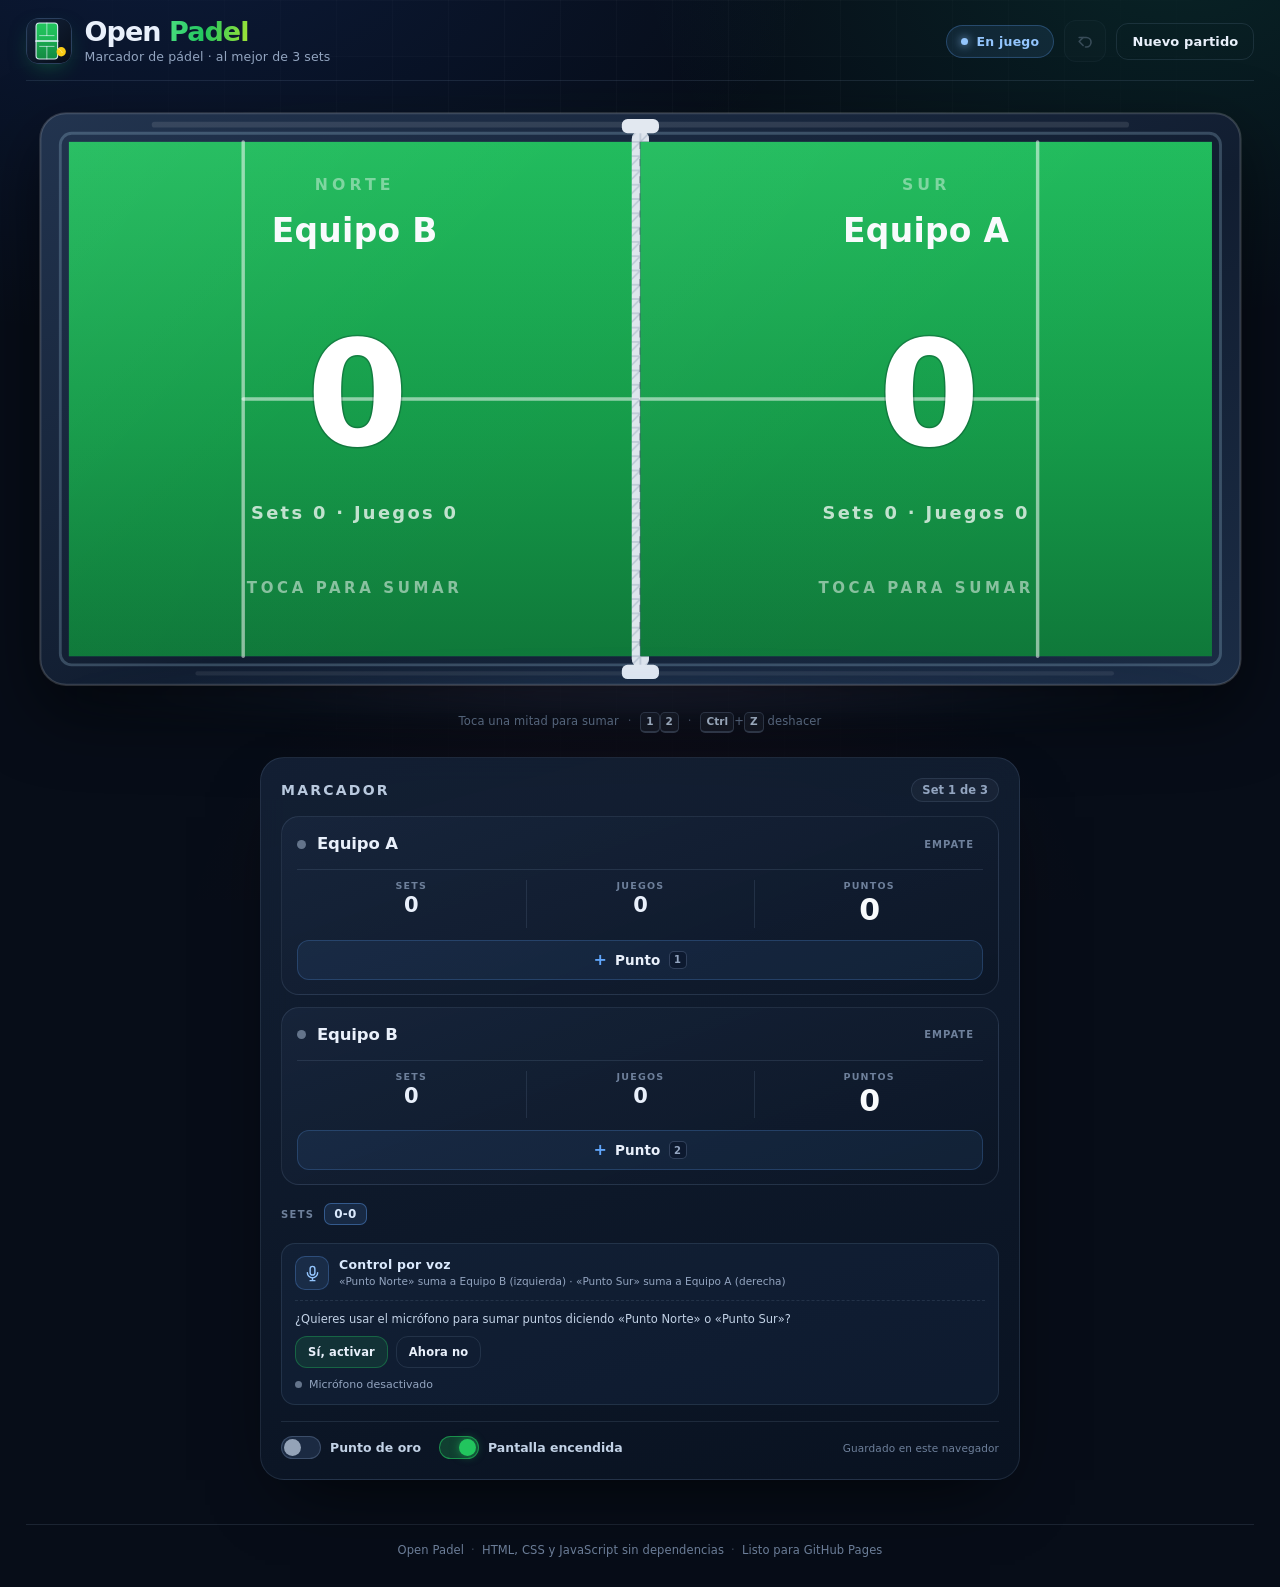
<file: index.html>
<!DOCTYPE html>
<html lang="es">
<head>
  <meta charset="utf-8">
  <meta name="viewport" content="width=device-width, initial-scale=1">
  <title>Open Padel · Marcador de pádel</title>
  <meta name="description" content="Marcador de pádel con pista: el equipo que va ganando pinta su mitad de verde y el que va perdiendo la suya de rojo.">
  <meta name="theme-color" content="#070d18">
  <link rel="icon" href="assets/favicon.svg" type="image/svg+xml">
  <link rel="stylesheet" href="css/styles.css">
</head>
<body>
  <svg class="svg-defs" aria-hidden="true" focusable="false">
    <defs>
      <linearGradient id="frameGrad" x1="0" y1="0" x2="1" y2="1">
        <stop offset="0" stop-color="#22344f"/>
        <stop offset=".55" stop-color="#111d30"/>
        <stop offset="1" stop-color="#1b2c45"/>
      </linearGradient>
      <linearGradient id="courtBase" x1="0" y1="0" x2="0" y2="1">
        <stop offset="0" stop-color="#12304f"/>
        <stop offset=".5" stop-color="#0d2540"/>
        <stop offset="1" stop-color="#143658"/>
      </linearGradient>
      <linearGradient id="greenTint" x1="0" y1="0" x2="0" y2="1">
        <stop offset="0" stop-color="#22c55e"/>
        <stop offset=".55" stop-color="#16a34a"/>
        <stop offset="1" stop-color="#0f7d38"/>
      </linearGradient>
      <linearGradient id="redTint" x1="0" y1="0" x2="0" y2="1">
        <stop offset="0" stop-color="#ef4444"/>
        <stop offset=".55" stop-color="#dc2626"/>
        <stop offset="1" stop-color="#a81d1d"/>
      </linearGradient>
      <linearGradient id="shine" x1="0" y1="0" x2="1" y2="1">
        <stop offset="0" stop-color="#ffffff" stop-opacity=".55"/>
        <stop offset=".45" stop-color="#ffffff" stop-opacity=".06"/>
        <stop offset="1" stop-color="#ffffff" stop-opacity="0"/>
      </linearGradient>
      <pattern id="netMesh" width="10" height="10" patternUnits="userSpaceOnUse">
        <rect width="10" height="10" fill="#e2e8f0"/>
        <path d="M0 10 10 0M0 0h10v10H0z" fill="none" stroke="#94a3b8" stroke-width="1" opacity=".55"/>
      </pattern>
    </defs>
  </svg>

  <div class="app">
    <header class="topbar">
      <div class="brand">
        <img class="brand-icon" src="assets/favicon.svg" alt="" width="44" height="44">
        <div class="brand-text">
          <h1>Open <span>Padel</span></h1>
          <p>Marcador de pádel · al mejor de 3 sets</p>
        </div>
      </div>

      <div class="top-actions">
        <span class="status-badge is-live" id="statusBadge" role="status" aria-live="polite">En juego</span>
        <button class="icon-btn" id="undoBtn" type="button" title="Deshacer último punto (Ctrl+Z)" aria-label="Deshacer último punto" disabled>
          <svg viewBox="0 0 24 24" aria-hidden="true" focusable="false">
            <path d="M9 7 4 12l5 5" fill="none" stroke="currentColor" stroke-width="2" stroke-linecap="round" stroke-linejoin="round"/>
            <path d="M4 12h9a6 6 0 0 1 0 12h-1" fill="none" stroke="currentColor" stroke-width="2" stroke-linecap="round" stroke-linejoin="round" transform="translate(0 -5)"/>
          </svg>
        </button>
        <button class="btn btn-ghost" id="newMatchBtn" type="button">Nuevo partido</button>
      </div>
    </header>

    <main class="layout">
      <section class="court-panel" aria-label="Pista de pádel">
        <div class="court-wrap">
          <svg class="court court--wide" viewBox="0 0 860 420" aria-hidden="true" focusable="false">
            <!-- Marco de cristal -->
            <rect x="10" y="10" width="840" height="400" rx="18" fill="url(#frameGrad)" stroke="rgba(255,255,255,.16)" stroke-width="1.5"/>
            <rect x="24" y="24" width="812" height="372" rx="8" fill="none" stroke="rgba(186,230,253,.22)" stroke-width="2"/>

            <!-- Cristal lateral: reflejos -->
            <path d="M90 18h680" stroke="rgba(255,255,255,.10)" stroke-width="4" stroke-linecap="round"/>
            <path d="M120 402h640" stroke="rgba(255,255,255,.07)" stroke-width="3" stroke-linecap="round"/>

            <!-- Mitad izquierda: Equipo B (Norte) -->
            <g class="half-group" data-team="b">
              <rect x="30" y="30" width="400" height="360" fill="url(#courtBase)"/>
              <rect class="tint tint-green" x="30" y="30" width="400" height="360" fill="url(#greenTint)"/>
              <rect class="tint tint-red" x="30" y="30" width="400" height="360" fill="url(#redTint)"/>
              <rect x="30" y="30" width="400" height="360" fill="url(#shine)" opacity=".08" pointer-events="none"/>
              <g class="court-lines" pointer-events="none">
                <!-- Línea de servicio: 3,05 m desde la pared del fondo (6,95 m de la red). -->
                <line x1="152" y1="30" x2="152" y2="390"/>
                <!-- Línea central de saque: de la red a la línea de servicio. -->
                <line x1="152" y1="210" x2="430" y2="210"/>
              </g>
              <g class="half-text" pointer-events="none">
                <text class="side-label" x="230" y="64">NORTE</text>
                <text class="team-label" data-field="name" data-team="b" x="230" y="100">Equipo B</text>
                <text class="big-points" data-field="points" data-team="b" x="230" y="242">0</text>
                <text class="meta" data-field="meta" data-team="b" x="230" y="294">Sets 0 · Juegos 0</text>
                <text class="tap-hint" data-field="hint" data-team="b" x="230" y="346">TOCA PARA SUMAR</text>
              </g>
            </g>

            <!-- Red -->
            <g class="net" pointer-events="none">
              <rect x="424" y="22" width="12" height="376" rx="6" fill="#cbd5e1" opacity=".9"/>
              <rect x="424" y="22" width="12" height="376" rx="6" fill="url(#netMesh)" opacity=".9"/>
              <line x1="430" y1="30" x2="430" y2="390" stroke="#0f172a" stroke-width="1.5" stroke-dasharray="5 7" opacity=".35"/>
              <rect x="417" y="14" width="26" height="10" rx="4" fill="#e2e8f0"/>
              <rect x="417" y="396" width="26" height="10" rx="4" fill="#e2e8f0"/>
            </g>

            <!-- Mitad derecha: Equipo A (Sur) -->
            <g class="half-group" data-team="a">
              <rect x="430" y="30" width="400" height="360" fill="url(#courtBase)"/>
              <rect class="tint tint-green" x="430" y="30" width="400" height="360" fill="url(#greenTint)"/>
              <rect class="tint tint-red" x="430" y="30" width="400" height="360" fill="url(#redTint)"/>
              <rect x="430" y="30" width="400" height="360" fill="url(#shine)" opacity=".06" pointer-events="none"/>
              <g class="court-lines" pointer-events="none">
                <!-- Línea de servicio: 3,05 m desde la pared del fondo (6,95 m de la red). -->
                <line x1="708" y1="30" x2="708" y2="390"/>
                <!-- Línea central de saque: de la red a la línea de servicio. -->
                <line x1="430" y1="210" x2="708" y2="210"/>
              </g>
              <g class="half-text" pointer-events="none">
                <text class="side-label" x="630" y="64">SUR</text>
                <text class="team-label" data-field="name" data-team="a" x="630" y="100">Equipo A</text>
                <text class="big-points" data-field="points" data-team="a" x="630" y="242">0</text>
                <text class="meta" data-field="meta" data-team="a" x="630" y="294">Sets 0 · Juegos 0</text>
                <text class="tap-hint" data-field="hint" data-team="a" x="630" y="346">TOCA PARA SUMAR</text>
              </g>
            </g>
          </svg>

          <svg class="court court--tall" viewBox="0 0 420 860" aria-hidden="true" focusable="false">

            <!-- Marco de cristal -->
            <rect x="10" y="10" width="400" height="840" rx="18" fill="url(#frameGrad)" stroke="rgba(255,255,255,.16)" stroke-width="1.5"/>
            <rect x="24" y="24" width="372" height="812" rx="8" fill="none" stroke="rgba(186,230,253,.22)" stroke-width="2"/>

            <!-- Cristal lateral: reflejos -->
            <path d="M18 90v680" stroke="rgba(255,255,255,.10)" stroke-width="4" stroke-linecap="round"/>
            <path d="M402 120v640" stroke="rgba(255,255,255,.07)" stroke-width="3" stroke-linecap="round"/>

            <!-- Mitad superior: Equipo B -->
            <g class="half-group" data-team="b">
              <rect x="30" y="30" width="360" height="400" fill="url(#courtBase)"/>
              <rect class="tint tint-green" x="30" y="30" width="360" height="400" fill="url(#greenTint)"/>
              <rect class="tint tint-red" x="30" y="30" width="360" height="400" fill="url(#redTint)"/>
              <rect x="30" y="30" width="360" height="400" fill="url(#shine)" opacity=".08" pointer-events="none"/>
              <g class="court-lines" pointer-events="none">
                <!-- Línea de servicio: 3,05 m desde la pared del fondo (6,95 m de la red). -->
                <line x1="30" y1="152" x2="390" y2="152"/>
                <!-- Línea central de saque: de la red a la línea de servicio. -->
                <line x1="210" y1="152" x2="210" y2="430"/>
              </g>
              <g class="half-text" pointer-events="none">
                <text class="side-label" x="210" y="52">NORTE</text>
                <text class="team-label" data-field="name" data-team="b" x="210" y="78">Equipo B</text>
                <text class="big-points" data-field="points" data-team="b" x="210" y="328">0</text>
                <text class="meta" data-field="meta" data-team="b" x="210" y="374">Sets 0 · Juegos 0</text>
                <text class="tap-hint" data-field="hint" data-team="b" x="210" y="414">TOCA PARA SUMAR</text>
              </g>
            </g>

            <!-- Red -->
            <g class="net" pointer-events="none">
              <rect x="22" y="424" width="376" height="12" rx="6" fill="#cbd5e1" opacity=".9"/>
              <rect x="22" y="424" width="376" height="12" rx="6" fill="url(#netMesh)" opacity=".9"/>
              <line x1="30" y1="430" x2="390" y2="430" stroke="#0f172a" stroke-width="1.5" stroke-dasharray="5 7" opacity=".35"/>
              <rect x="14" y="417" width="10" height="26" rx="4" fill="#e2e8f0"/>
              <rect x="396" y="417" width="10" height="26" rx="4" fill="#e2e8f0"/>
            </g>

            <!-- Mitad inferior: Equipo A -->
            <g class="half-group" data-team="a">
              <rect x="30" y="430" width="360" height="400" fill="url(#courtBase)"/>
              <rect class="tint tint-green" x="30" y="430" width="360" height="400" fill="url(#greenTint)"/>
              <rect class="tint tint-red" x="30" y="430" width="360" height="400" fill="url(#redTint)"/>
              <rect x="30" y="430" width="360" height="400" fill="url(#shine)" opacity=".06" pointer-events="none"/>
              <g class="court-lines" pointer-events="none">
                <!-- Línea de servicio: 3,05 m desde la pared del fondo (6,95 m de la red). -->
                <line x1="30" y1="708" x2="390" y2="708"/>
                <!-- Línea central de saque: de la red a la línea de servicio. -->
                <line x1="210" y1="430" x2="210" y2="708"/>
              </g>
              <g class="half-text" pointer-events="none">
                <text class="tap-hint" data-field="hint" data-team="a" x="210" y="452">TOCA PARA SUMAR</text>
                <text class="big-points" data-field="points" data-team="a" x="210" y="606">0</text>
                <text class="meta" data-field="meta" data-team="a" x="210" y="650">Sets 0 · Juegos 0</text>
                <text class="side-label" x="210" y="770">SUR</text>
                <text class="team-label" data-field="name" data-team="a" x="210" y="796">Equipo A</text>
              </g>
            </g>
          </svg>
          <div class="court-glow" aria-hidden="true"></div>
        </div>
        <p class="court-help">
          Toca una mitad para sumar
          <span class="sep">·</span> <kbd>1</kbd><kbd>2</kbd>
          <span class="sep">·</span> <kbd>Ctrl</kbd>+<kbd>Z</kbd> deshacer
        </p>
      </section>

      <aside class="score-panel" aria-label="Marcador del partido">
        <div class="panel-head">
          <h2>Marcador</h2>
          <span class="set-pill" id="setLabel">Set 1 de 3</span>
        </div>

        <article class="team-card" id="cardA">
          <header class="team-head">
            <span class="color-dot" aria-hidden="true"></span>
            <input class="team-input" id="inputA" type="text" maxlength="24" value="Equipo A"
                   aria-label="Nombre del equipo A" autocomplete="off" spellcheck="false">
            <span class="state-label" id="stateA">Empate</span>
          </header>
          <div class="stats">
            <div class="stat">
              <span class="stat-label">Sets</span>
              <span class="stat-value" id="setsA">0</span>
            </div>
            <div class="stat">
              <span class="stat-label">Juegos</span>
              <span class="stat-value" id="gamesA">0</span>
            </div>
            <div class="stat stat-points">
              <span class="stat-label">Puntos</span>
              <span class="stat-value points-value" id="ptsA">0</span>
            </div>
          </div>
          <button class="btn point-btn" id="btnA" type="button" aria-label="+ Punto 1 · Equipo A">
            <span class="plus" aria-hidden="true">+</span> Punto <span class="key-badge" aria-hidden="true">1</span>
          </button>
        </article>

        <article class="team-card" id="cardB">
          <header class="team-head">
            <span class="color-dot" aria-hidden="true"></span>
            <input class="team-input" id="inputB" type="text" maxlength="24" value="Equipo B"
                   aria-label="Nombre del equipo B" autocomplete="off" spellcheck="false">
            <span class="state-label" id="stateB">Empate</span>
          </header>
          <div class="stats">
            <div class="stat">
              <span class="stat-label">Sets</span>
              <span class="stat-value" id="setsB">0</span>
            </div>
            <div class="stat">
              <span class="stat-label">Juegos</span>
              <span class="stat-value" id="gamesB">0</span>
            </div>
            <div class="stat stat-points">
              <span class="stat-label">Puntos</span>
              <span class="stat-value points-value" id="ptsB">0</span>
            </div>
          </div>
          <button class="btn point-btn" id="btnB" type="button" aria-label="+ Punto 2 · Equipo B">
            <span class="plus" aria-hidden="true">+</span> Punto <span class="key-badge" aria-hidden="true">2</span>
          </button>
        </article>

        <div class="set-history" id="setHistory" aria-label="Historial de sets">
          <span class="set-history-label">Sets</span>
          <span class="set-chips" id="setChips"><span class="set-chip is-current">0-0</span></span>
        </div>

        <section class="voice-box" id="voiceBox" aria-labelledby="voiceTitle">
          <div class="voice-head">
            <span class="voice-icon" aria-hidden="true">
              <svg viewBox="0 0 24 24" focusable="false">
                <rect x="9" y="3" width="6" height="11" rx="3" fill="none" stroke="currentColor" stroke-width="1.8"/>
                <path d="M5.5 11a6.5 6.5 0 0 0 13 0" fill="none" stroke="currentColor" stroke-width="1.8" stroke-linecap="round"/>
                <path d="M12 17.5V21M9 21h6" fill="none" stroke="currentColor" stroke-width="1.8" stroke-linecap="round"/>
              </svg>
            </span>
            <div class="voice-copy">
              <h3 id="voiceTitle">Control por voz</h3>
              <p id="voiceHelp">«Punto Norte» arriba · «Punto Sur» abajo</p>
            </div>
            <button class="btn voice-toggle" id="voiceBtn" type="button" aria-pressed="false" hidden>
              <span id="voiceBtnText">Activar</span>
            </button>
          </div>

          <div class="voice-consent" id="voiceConsent" hidden>
            <p>¿Quieres usar el micrófono para sumar puntos diciendo «Punto Norte» o «Punto Sur»?</p>
            <div class="voice-consent-actions">
              <button class="btn" id="voiceAllowBtn" type="button">Sí, activar</button>
              <button class="btn btn-ghost" id="voiceDismissBtn" type="button">Ahora no</button>
            </div>
          </div>

          <p class="voice-status" id="voiceStatus" role="status" aria-live="polite">
            <span class="voice-dot" aria-hidden="true"></span>
            <span id="voiceStatusText">Micrófono desactivado</span>
          </p>
          <p class="voice-heard" id="voiceHeard"></p>
        </section>

        <div class="panel-footer">
          <div class="footer-toggles">
            <label class="switch" for="goldenToggle">
              <input type="checkbox" id="goldenToggle">
              <span class="switch-track" aria-hidden="true"><span class="switch-thumb"></span></span>
              <span class="switch-label">Punto de oro</span>
            </label>
            <label class="switch" for="wakeToggle" id="wakeSwitch">
              <input type="checkbox" id="wakeToggle">
              <span class="switch-track" aria-hidden="true"><span class="switch-thumb"></span></span>
              <span class="switch-label" id="wakeLabel">Pantalla encendida</span>
            </label>
          </div>
          <span class="save-note" id="saveNote">Guardado en este navegador</span>
        </div>
      </aside>
    </main>

    <footer class="footer">
      <span>Open Padel</span>
      <span class="dot">·</span>
      <span>HTML, CSS y JavaScript sin dependencias</span>
      <span class="dot">·</span>
      <span>Listo para GitHub Pages</span>
    </footer>
  </div>

  <div class="toast" id="toast" role="status" aria-live="polite"></div>

  <noscript>
    <p class="noscript">Open Padel necesita JavaScript para funcionar.</p>
  </noscript>

  <script src="js/scoring.js"></script>
  <script src="js/voice.js"></script>
  <script src="js/app.js"></script>
</body>
</html>
</file>
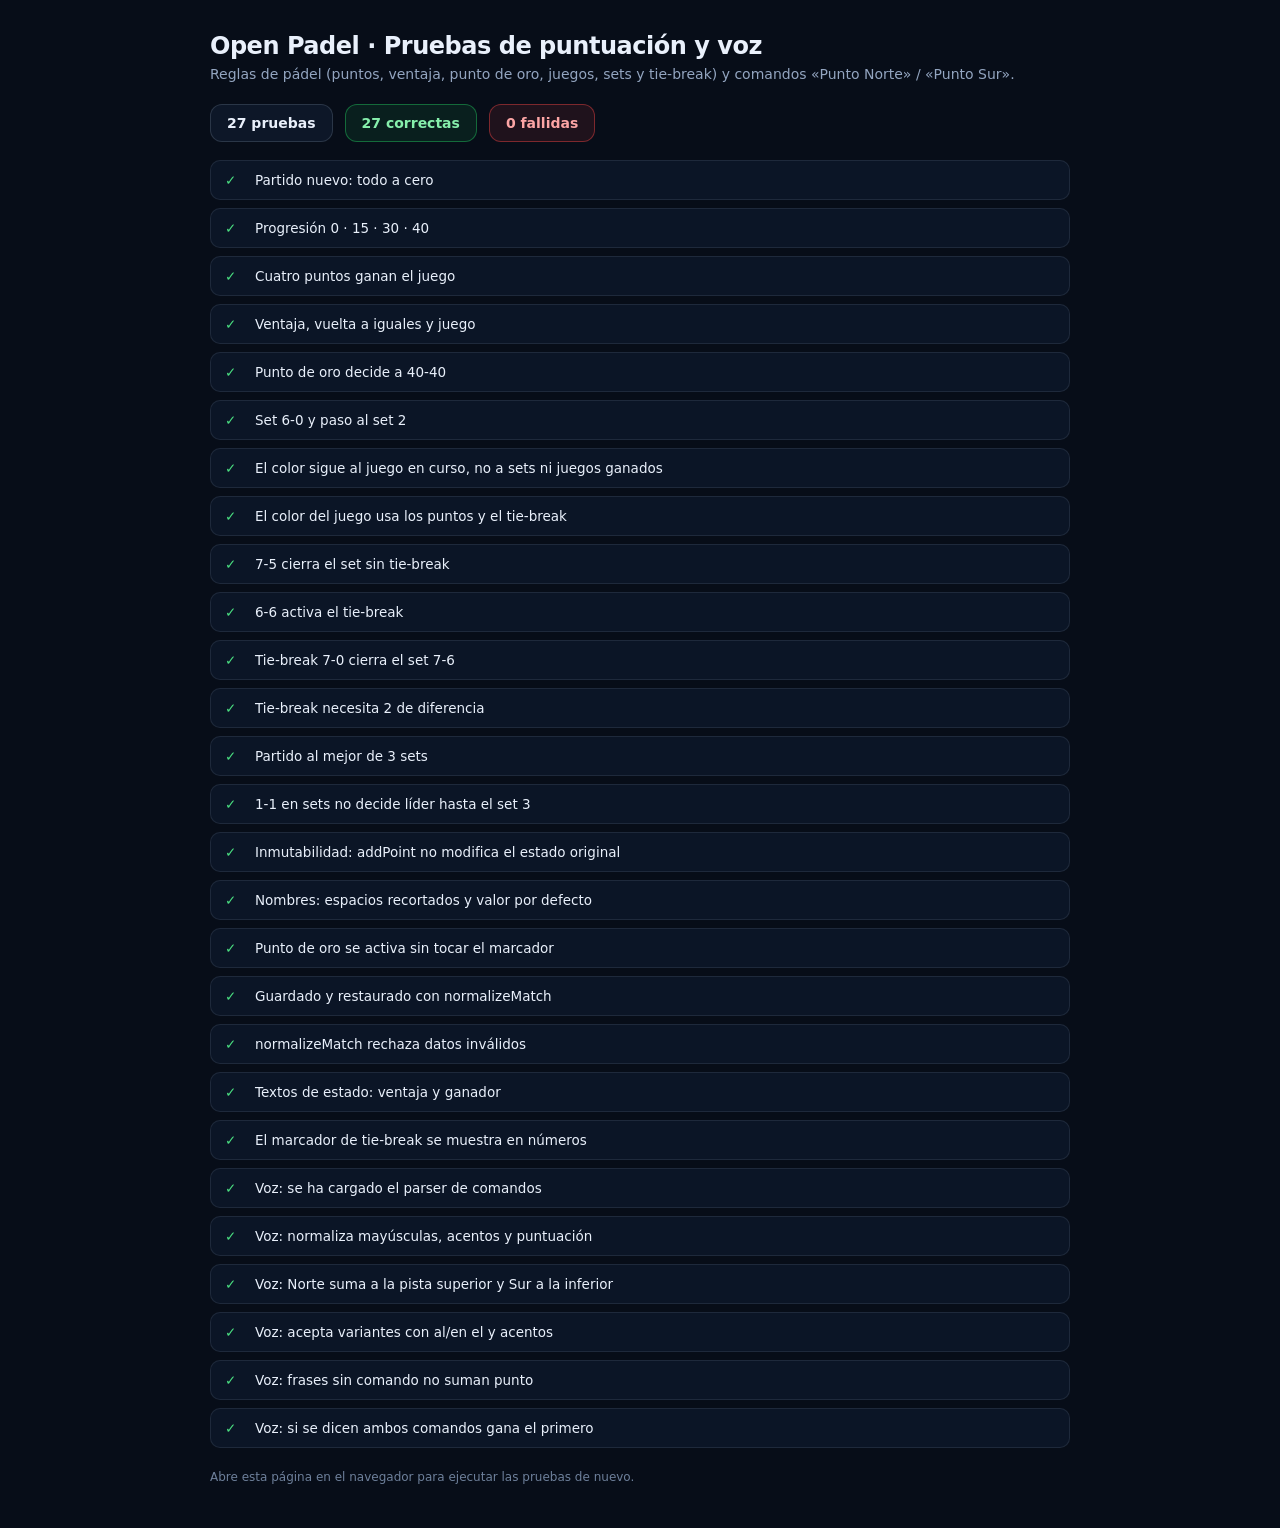
<file: tests/scoring-tests.html>
<!DOCTYPE html>
<html lang="es">
<head>
  <meta charset="utf-8">
  <meta name="viewport" content="width=device-width, initial-scale=1">
  <title>Open Padel · Pruebas de puntuación y voz</title>
  <style>
    :root { color-scheme: dark; }
    body {
      margin: 0;
      padding: 32px 18px;
      background: #070d18;
      color: #e9f0fb;
      font-family: "Segoe UI", system-ui, sans-serif;
    }
    main { max-width: 860px; margin: 0 auto; }
    h1 { margin: 0 0 6px; font-size: 24px; letter-spacing: -0.02em; }
    p.sub { margin: 0 0 22px; color: #93a5c0; font-size: 14px; }
    .summary {
      display: flex; gap: 12px; flex-wrap: wrap;
      margin-bottom: 18px;
    }
    .pill {
      padding: 10px 16px; border-radius: 12px; font-weight: 700; font-size: 14px;
      border: 1px solid rgba(148, 163, 184, 0.22); background: #0d1728;
    }
    .pill.ok { color: #86efac; border-color: rgba(34, 197, 94, 0.45); background: rgba(34, 197, 94, 0.1); }
    .pill.ko { color: #fca5a5; border-color: rgba(239, 68, 68, 0.45); background: rgba(239, 68, 68, 0.1); }
    ul { list-style: none; margin: 0; padding: 0; display: grid; gap: 8px; }
    li {
      display: flex; gap: 12px; align-items: baseline;
      padding: 11px 14px; border-radius: 10px;
      background: #0b1526; border: 1px solid rgba(148, 163, 184, 0.14);
      font-size: 13.5px;
    }
    li .mark { font-weight: 800; width: 18px; flex: none; }
    li.pass .mark { color: #4ade80; }
    li.fail { border-color: rgba(239, 68, 68, 0.5); background: rgba(127, 29, 29, 0.18); }
    li.fail .mark { color: #f87171; }
    li .detail { display: block; margin-top: 5px; color: #fca5a5; font-size: 12px; }
    .reload { margin-top: 22px; color: #6e809b; font-size: 12px; }
  </style>
</head>
<body>
  <main>
    <h1>Open Padel · Pruebas de puntuación y voz</h1>
    <p class="sub">Reglas de pádel (puntos, ventaja, punto de oro, juegos, sets y tie-break) y comandos «Punto Norte» / «Punto Sur».</p>
    <div class="summary">
      <span class="pill" id="total">— pruebas</span>
      <span class="pill ok" id="passed">0 correctas</span>
      <span class="pill ko" id="failed">0 fallidas</span>
    </div>
    <ul id="results"></ul>
    <p class="reload">Abre esta página en el navegador para ejecutar las pruebas de nuevo.</p>
  </main>

  <script src="../js/scoring.js"></script>
  <script src="../js/voice.js"></script>
  <script src="scoring-tests.js"></script>
</body>
</html>
</file>
<file: css/styles.css>
/* ============================================================
   Open Padel — estilos
   Tema oscuro, sin dependencias externas.
   ============================================================ */

:root {
  --bg: #070d18;
  --bg-soft: #0a1424;
  --surface: rgba(16, 27, 45, 0.82);
  --surface-2: rgba(22, 36, 58, 0.72);
  --surface-3: #0b1526;
  --line: rgba(151, 178, 214, 0.14);
  --line-strong: rgba(151, 178, 214, 0.26);
  --text: #e9f0fb;
  --muted: #93a5c0;
  --muted-2: #6e809b;
  --green: #22c55e;
  --green-deep: #16a34a;
  --red: #ef4444;
  --red-deep: #dc2626;
  --blue: #60a5fa;
  --amber: #fbbf24;
  --radius-lg: 24px;
  --radius: 18px;
  --radius-sm: 12px;
  --shadow: 0 30px 70px -30px rgba(0, 0, 0, 0.8);
  --font: "Segoe UI Variable Display", "Segoe UI", system-ui, -apple-system, "Helvetica Neue", Arial, sans-serif;
}

* {
  box-sizing: border-box;
}

html {
  -webkit-text-size-adjust: 100%;
}

body {
  margin: 0;
  min-height: 100vh;
  color: var(--text);
  font-family: var(--font);
  background:
    radial-gradient(1100px 720px at 12% -12%, rgba(37, 99, 235, 0.16), transparent 62%),
    radial-gradient(900px 620px at 92% -6%, rgba(16, 185, 129, 0.13), transparent 60%),
    radial-gradient(800px 800px at 50% 115%, rgba(220, 38, 38, 0.07), transparent 60%),
    var(--bg);
  background-attachment: fixed;
  -webkit-font-smoothing: antialiased;
  text-rendering: optimizeLegibility;
}

body::before {
  content: "";
  position: fixed;
  inset: 0;
  pointer-events: none;
  background-image: linear-gradient(rgba(255, 255, 255, 0.022) 1px, transparent 1px),
    linear-gradient(90deg, rgba(255, 255, 255, 0.022) 1px, transparent 1px);
  background-size: 56px 56px;
  mask-image: radial-gradient(ellipse at 50% 20%, #000 20%, transparent 78%);
  z-index: 0;
}

.app {
  position: relative;
  z-index: 1;
  width: 100%;
  max-width: none;
  margin: 0 auto;
  padding: 18px clamp(10px, 2vw, 26px) 30px;
}

.svg-defs {
  position: absolute;
  width: 0;
  height: 0;
  overflow: hidden;
}

/* ---------- Cabecera ---------- */

.topbar {
  display: flex;
  align-items: center;
  justify-content: space-between;
  gap: 18px;
  flex-wrap: wrap;
  width: 100%;
  max-width: 1400px;
  margin-inline: auto;
  padding-bottom: 16px;
  border-bottom: 1px solid var(--line);
}

.brand {
  display: flex;
  align-items: center;
  gap: 13px;
  min-width: 0;
}

.brand-icon {
  width: 46px;
  height: 46px;
  border-radius: 13px;
  box-shadow: 0 8px 24px -10px rgba(34, 197, 94, 0.55);
  flex: none;
}

.brand-text h1 {
  margin: 0;
  font-size: 27px;
  line-height: 1.05;
  font-weight: 800;
  letter-spacing: -0.035em;
}

.brand-text h1 span {
  background: linear-gradient(100deg, #4ade80, #22c55e 45%, #a3e635);
  -webkit-background-clip: text;
  background-clip: text;
  color: transparent;
}

.brand-text p {
  margin: 3px 0 0;
  font-size: 12.5px;
  color: var(--muted);
  letter-spacing: 0.01em;
}

.top-actions {
  display: flex;
  align-items: center;
  gap: 10px;
  flex-wrap: wrap;
}

.status-badge {
  display: inline-flex;
  align-items: center;
  gap: 8px;
  padding: 8px 14px;
  border-radius: 999px;
  font-size: 12.5px;
  font-weight: 650;
  letter-spacing: 0.02em;
  color: #cfe0f5;
  background: rgba(96, 165, 250, 0.1);
  border: 1px solid rgba(96, 165, 250, 0.28);
  transition: color 0.3s, background 0.3s, border-color 0.3s, box-shadow 0.3s;
  max-width: 100%;
  overflow: hidden;
  text-overflow: ellipsis;
  white-space: nowrap;
}

.status-badge::before {
  content: "";
  width: 7px;
  height: 7px;
  border-radius: 50%;
  background: currentColor;
  box-shadow: 0 0 10px currentColor;
  flex: none;
}

.status-badge.is-live {
  color: #93c5fd;
}

.status-badge.is-tie {
  color: #fcd34d;
  background: rgba(251, 191, 36, 0.09);
  border-color: rgba(251, 191, 36, 0.3);
}

.status-badge.is-win {
  color: #86efac;
  background: rgba(34, 197, 94, 0.14);
  border-color: rgba(34, 197, 94, 0.45);
  box-shadow: 0 0 24px -6px rgba(34, 197, 94, 0.45);
}

.status-badge.is-win::before {
  animation: dotPulse 1.8s ease-in-out infinite;
}

@keyframes dotPulse {
  0%, 100% { transform: scale(1); opacity: 1; }
  50% { transform: scale(1.5); opacity: 0.55; }
}

.icon-btn {
  display: inline-flex;
  align-items: center;
  justify-content: center;
  width: 42px;
  height: 42px;
  padding: 0;
  border-radius: 12px;
  border: 1px solid var(--line);
  background: rgba(148, 163, 184, 0.06);
  color: var(--muted);
  cursor: pointer;
  transition: color 0.2s, background 0.2s, border-color 0.2s, transform 0.12s;
}

.icon-btn svg {
  width: 19px;
  height: 19px;
}

.icon-btn:hover:not(:disabled) {
  color: var(--text);
  background: rgba(96, 165, 250, 0.12);
  border-color: rgba(96, 165, 250, 0.4);
}

.icon-btn:active:not(:disabled) {
  transform: scale(0.95);
}

.icon-btn:disabled {
  opacity: 0.35;
  cursor: default;
}

.icon-btn:focus-visible,
.btn:focus-visible {
  outline: 2px solid #93c5fd;
  outline-offset: 2px;
}

.btn {
  font-family: inherit;
  font-size: 13px;
  font-weight: 650;
  letter-spacing: 0.01em;
  color: var(--text);
  border-radius: 12px;
  border: 1px solid var(--line);
  background: rgba(148, 163, 184, 0.07);
  padding: 10px 15px;
  cursor: pointer;
  transition: background 0.2s, border-color 0.2s, transform 0.12s, color 0.2s;
  touch-action: manipulation;
}

.btn:hover:not(:disabled) {
  background: rgba(148, 163, 184, 0.13);
  border-color: var(--line-strong);
}

.btn:active:not(:disabled) {
  transform: scale(0.97);
}

.btn:disabled {
  opacity: 0.42;
  cursor: default;
}

.btn-ghost {
  background: transparent;
}

.btn-ghost:hover:not(:disabled) {
  background: rgba(239, 68, 68, 0.1);
  border-color: rgba(239, 68, 68, 0.35);
  color: #fca5a5;
}

/* ---------- Estructura ---------- */

.layout {
  display: flex;
  flex-direction: column;
  align-items: center;
  gap: 24px;
  margin-top: 18px;
}

.court-panel {
  display: flex;
  flex-direction: column;
  align-items: center;
  width: 100%;
  min-width: 0;
}

.score-panel {
  width: 100%;
  max-width: 760px;
  margin-inline: auto;
  padding: 20px;
  border-radius: var(--radius-lg);
  background: linear-gradient(165deg, rgba(20, 33, 54, 0.92), rgba(10, 19, 34, 0.9));
  border: 1px solid var(--line);
  box-shadow: var(--shadow);
  backdrop-filter: blur(14px);
  -webkit-backdrop-filter: blur(14px);
}

/* ---------- Pista ---------- */

.court-wrap {
  position: relative;
  width: 100%;
  margin-inline: auto;
  filter: drop-shadow(0 26px 34px rgba(0, 0, 0, 0.55));
}

.court-wrap::before {
  content: "";
  position: absolute;
  inset: 10% 0 6%;
  background:
    radial-gradient(ellipse at 50% 22%, rgba(34, 197, 94, 0.21), transparent 58%),
    radial-gradient(ellipse at 50% 80%, rgba(239, 68, 68, 0.17), transparent 58%);
  filter: blur(34px);
  z-index: -1;
  pointer-events: none;
}

.court {
  display: block;
  width: 100%;
  height: auto;
  overflow: visible;
  font-family: inherit;
  touch-action: manipulation;
  -webkit-tap-highlight-color: transparent;
}

.court--wide {
  display: block;
}

.court--tall {
  display: none;
}

.court .side-label {
  fill: rgba(255, 255, 255, 0.42);
  font-size: 11px;
  font-weight: 750;
  letter-spacing: 0.26em;
  text-anchor: middle;
}

.court .team-label {
  fill: #f8fafc;
  font-size: 23px;
  font-weight: 700;
  letter-spacing: 0.01em;
  text-anchor: middle;
}

.court .big-points {
  fill: #ffffff;
  font-size: 102px;
  font-weight: 800;
  letter-spacing: -0.04em;
  text-anchor: middle;
  paint-order: stroke;
  stroke: rgba(2, 6, 23, 0.22);
  stroke-width: 2px;
}

.court .big-points.is-ad {
  font-size: 74px;
  letter-spacing: 0.02em;
}

.court .meta {
  fill: rgba(255, 255, 255, 0.74);
  font-size: 12.5px;
  font-weight: 650;
  letter-spacing: 0.13em;
  text-anchor: middle;
}

.court .tap-hint {
  fill: rgba(255, 255, 255, 0.5);
  font-size: 10.5px;
  font-weight: 750;
  letter-spacing: 0.24em;
  text-anchor: middle;
  transition: fill 0.3s, font-size 0.3s;
}

.court .tap-hint.is-winner {
  fill: #fde68a;
  font-size: 14.5px;
  letter-spacing: 0.28em;
  filter: drop-shadow(0 0 7px rgba(250, 204, 21, 0.55));
}

.court .court-lines line {
  stroke: rgba(255, 255, 255, 0.52);
  stroke-width: 2.4;
  stroke-linecap: round;
}

.court .tint {
  opacity: 0;
  transition: opacity 0.55s ease;
}

.half-group {
  cursor: pointer;
  outline: none;
}

.half-group.winning .tint-green {
  opacity: 0.94;
}

.half-group.losing .tint-red {
  opacity: 0.94;
}

.half-group.tied .tint-green {
  opacity: 0.94;
}

.half-group.is-winner .tint-green {
  opacity: 1;
  animation: winnerGlow 2.6s ease-in-out infinite;
}

@keyframes winnerGlow {
  0%, 100% { filter: brightness(1); }
  50% { filter: brightness(1.14) saturate(1.1); }
}

.half-group:hover .tint-green,
.half-group:hover .tint-red {
  filter: brightness(1.06);
}

.half-group:active {
  opacity: 0.94;
}

.half-group.is-finished {
  cursor: default;
}

.half-group.is-finished:active {
  opacity: 1;
}

.half-group.is-finished:hover .tint-green,
.half-group.is-finished:hover .tint-red {
  filter: none;
}

.court-glow {
  position: absolute;
  inset: auto 0 -26px;
  height: 60px;
  background: radial-gradient(ellipse at center, rgba(96, 165, 250, 0.12), transparent 70%);
  filter: blur(14px);
  pointer-events: none;
}

.court-help {
  margin: 12px 0 0;
  font-size: 11.5px;
  color: var(--muted-2);
  text-align: center;
  letter-spacing: 0.01em;
  line-height: 1.9;
}

.court-help .sep {
  margin: 0 5px;
  opacity: 0.55;
}

kbd {
  display: inline-block;
  min-width: 18px;
  padding: 1px 5px;
  border-radius: 5px;
  border: 1px solid var(--line-strong);
  border-bottom-width: 2px;
  background: rgba(148, 163, 184, 0.08);
  color: #c4d4ea;
  font-family: inherit;
  font-size: 10.5px;
  font-weight: 650;
  line-height: 1.5;
  text-align: center;
}

/* ---------- Panel de marcador ---------- */

.panel-head {
  display: flex;
  align-items: center;
  justify-content: space-between;
  gap: 12px;
  margin-bottom: 14px;
}

.panel-head h2 {
  margin: 0;
  font-size: 14px;
  font-weight: 750;
  letter-spacing: 0.16em;
  text-transform: uppercase;
  color: #b9c9de;
}

.set-pill {
  font-size: 11.5px;
  font-weight: 650;
  color: var(--muted);
  padding: 4px 10px;
  border-radius: 999px;
  border: 1px solid var(--line);
  background: rgba(148, 163, 184, 0.06);
  white-space: nowrap;
}

.team-card {
  position: relative;
  padding: 13px 15px 14px;
  border-radius: var(--radius);
  background: linear-gradient(160deg, rgba(26, 41, 65, 0.66), rgba(12, 22, 38, 0.72));
  border: 1px solid var(--line);
  transition: border-color 0.35s, box-shadow 0.35s, background 0.35s, transform 0.2s;
}

.team-card + .team-card {
  margin-top: 12px;
}

.team-card.is-winning {
  border-color: rgba(34, 197, 94, 0.5);
  background: linear-gradient(160deg, rgba(22, 101, 52, 0.24), rgba(12, 22, 38, 0.78));
  box-shadow: 0 0 0 1px rgba(34, 197, 94, 0.12), 0 16px 34px -24px rgba(34, 197, 94, 0.55);
}

.team-card.is-losing {
  border-color: rgba(239, 68, 68, 0.42);
  background: linear-gradient(160deg, rgba(127, 29, 29, 0.2), rgba(12, 22, 38, 0.78));
  box-shadow: 0 0 0 1px rgba(239, 68, 68, 0.1), 0 16px 34px -24px rgba(239, 68, 68, 0.45);
}

.team-card.is-winner {
  border-color: rgba(34, 197, 94, 0.7);
  box-shadow: 0 0 0 1px rgba(34, 197, 94, 0.2), 0 0 34px -10px rgba(34, 197, 94, 0.45);
}

.team-head {
  display: flex;
  align-items: center;
  gap: 9px;
  min-width: 0;
}

.color-dot {
  width: 9px;
  height: 9px;
  border-radius: 50%;
  background: #64748b;
  flex: none;
  transition: background 0.3s, box-shadow 0.3s;
}

.is-winning .color-dot,
.is-winner .color-dot {
  background: var(--green);
  box-shadow: 0 0 10px rgba(34, 197, 94, 0.8);
}

.is-losing .color-dot {
  background: var(--red);
  box-shadow: 0 0 10px rgba(239, 68, 68, 0.6);
}

.team-input {
  flex: 1;
  min-width: 0;
  width: 100%;
  padding: 4px 2px;
  border: none;
  border-bottom: 1px dashed transparent;
  border-radius: 4px;
  background: transparent;
  color: var(--text);
  font-family: inherit;
  font-size: 16.5px;
  font-weight: 700;
  letter-spacing: -0.01em;
  transition: border-color 0.2s, background 0.2s;
}

.team-input:hover {
  background: rgba(148, 163, 184, 0.06);
}

.team-input:focus {
  outline: none;
  border-bottom-color: rgba(96, 165, 250, 0.7);
  background: rgba(96, 165, 250, 0.06);
}

.state-label {
  flex: none;
  font-size: 10px;
  font-weight: 750;
  letter-spacing: 0.1em;
  text-transform: uppercase;
  color: var(--muted-2);
  padding: 3px 8px;
  border-radius: 999px;
  border: 1px solid transparent;
  transition: color 0.3s, background 0.3s, border-color 0.3s;
}

.is-winning .state-label {
  color: #86efac;
  background: rgba(34, 197, 94, 0.1);
  border-color: rgba(34, 197, 94, 0.22);
}

.is-losing .state-label {
  color: #fca5a5;
  background: rgba(239, 68, 68, 0.09);
  border-color: rgba(239, 68, 68, 0.2);
}

.stats {
  display: grid;
  grid-template-columns: repeat(3, 1fr);
  margin-top: 11px;
  padding-top: 10px;
  border-top: 1px solid var(--line);
}

.stat {
  display: flex;
  flex-direction: column;
  align-items: center;
  gap: 2px;
  min-width: 0;
}

.stat + .stat {
  border-left: 1px solid var(--line);
}

.stat-label {
  font-size: 9.5px;
  font-weight: 700;
  letter-spacing: 0.13em;
  text-transform: uppercase;
  color: var(--muted-2);
}

.stat-value {
  font-size: 21px;
  font-weight: 700;
  font-variant-numeric: tabular-nums;
  line-height: 1.15;
}

.points-value {
  font-size: 30px;
  font-weight: 800;
  letter-spacing: -0.03em;
  color: #f8fafc;
}

.points-value.is-ad {
  font-size: 23px;
  letter-spacing: 0.03em;
}

.is-winning .points-value {
  color: #86efac;
  text-shadow: 0 0 22px rgba(34, 197, 94, 0.35);
}

.is-losing .points-value {
  color: #fca5a5;
}

.point-btn {
  width: 100%;
  margin-top: 12px;
  padding: 10px 12px;
  display: inline-flex;
  align-items: center;
  justify-content: center;
  gap: 8px;
  font-size: 13.5px;
  background: rgba(96, 165, 250, 0.08);
  border-color: rgba(96, 165, 250, 0.22);
}

.point-btn:hover:not(:disabled) {
  background: rgba(96, 165, 250, 0.18);
  border-color: rgba(96, 165, 250, 0.5);
}

.is-winning .point-btn {
  background: rgba(34, 197, 94, 0.1);
  border-color: rgba(34, 197, 94, 0.26);
}

.is-winning .point-btn:hover:not(:disabled) {
  background: rgba(34, 197, 94, 0.2);
  border-color: rgba(34, 197, 94, 0.55);
}

.is-losing .point-btn {
  background: rgba(239, 68, 68, 0.07);
  border-color: rgba(239, 68, 68, 0.22);
}

.is-losing .point-btn:hover:not(:disabled) {
  background: rgba(239, 68, 68, 0.16);
  border-color: rgba(239, 68, 68, 0.5);
}

.point-btn .plus {
  font-size: 16px;
  font-weight: 700;
  line-height: 1;
  color: var(--blue);
}

.is-winning .point-btn .plus {
  color: #86efac;
}

.is-losing .point-btn .plus {
  color: #fca5a5;
}

.key-badge {
  display: inline-flex;
  align-items: center;
  justify-content: center;
  min-width: 18px;
  height: 18px;
  padding: 0 4px;
  border-radius: 5px;
  border: 1px solid var(--line-strong);
  background: rgba(2, 6, 23, 0.35);
  color: var(--muted);
  font-size: 10px;
  font-weight: 700;
}

.set-history {
  display: flex;
  align-items: center;
  gap: 10px;
  margin-top: 15px;
  min-height: 28px;
}

.set-history-label {
  font-size: 10px;
  font-weight: 750;
  letter-spacing: 0.13em;
  text-transform: uppercase;
  color: var(--muted-2);
  flex: none;
}

.set-chips {
  display: flex;
  flex-wrap: wrap;
  gap: 6px;
}

.set-chip {
  padding: 3px 9px;
  border-radius: 7px;
  background: rgba(148, 163, 184, 0.05);
  border: 1px solid var(--line);
  color: var(--muted);
  font-size: 12px;
  font-weight: 650;
  font-variant-numeric: tabular-nums;
  letter-spacing: 0.02em;
}

.set-chip.is-current {
  color: #dbeafe;
  background: rgba(96, 165, 250, 0.12);
  border-color: rgba(96, 165, 250, 0.4);
}

.set-chip.is-tb {
  color: #fde68a;
  background: rgba(251, 191, 36, 0.1);
  border-color: rgba(251, 191, 36, 0.38);
}

.set-chip.is-won {
  color: #bbf7d0;
  border-color: rgba(34, 197, 94, 0.25);
}

/* ---------- Control por voz ---------- */

.voice-box {
  margin-top: 15px;
  padding: 12px 13px;
  border-radius: 14px;
  border: 1px solid var(--line);
  background: rgba(96, 165, 250, 0.055);
  transition: border-color 0.3s, background 0.3s, box-shadow 0.3s;
}

.voice-box.is-listening {
  border-color: rgba(34, 197, 94, 0.45);
  background: rgba(34, 197, 94, 0.07);
  box-shadow: 0 0 0 1px rgba(34, 197, 94, 0.1), 0 16px 34px -26px rgba(34, 197, 94, 0.65);
}

.voice-box.is-requesting {
  border-color: rgba(251, 191, 36, 0.38);
  background: rgba(251, 191, 36, 0.055);
}

.voice-box.is-error {
  border-color: rgba(239, 68, 68, 0.4);
  background: rgba(239, 68, 68, 0.06);
}

.voice-head {
  display: flex;
  align-items: center;
  gap: 10px;
}

.voice-icon {
  display: inline-flex;
  align-items: center;
  justify-content: center;
  width: 34px;
  height: 34px;
  flex: none;
  border-radius: 10px;
  border: 1px solid rgba(96, 165, 250, 0.28);
  background: rgba(96, 165, 250, 0.1);
  color: #93c5fd;
  transition: color 0.3s, background 0.3s, border-color 0.3s;
}

.voice-icon svg {
  width: 19px;
  height: 19px;
}

.voice-box.is-listening .voice-icon {
  color: #86efac;
  background: rgba(34, 197, 94, 0.14);
  border-color: rgba(34, 197, 94, 0.42);
}

.voice-box.is-requesting .voice-icon {
  color: #fcd34d;
  background: rgba(251, 191, 36, 0.1);
  border-color: rgba(251, 191, 36, 0.32);
}

.voice-box.is-error .voice-icon {
  color: #fca5a5;
  background: rgba(239, 68, 68, 0.1);
  border-color: rgba(239, 68, 68, 0.3);
}

.voice-copy {
  flex: 1;
  min-width: 0;
}

.voice-copy h3 {
  margin: 0;
  font-size: 12.5px;
  font-weight: 750;
  letter-spacing: 0.02em;
  color: #dbeafe;
}

.voice-copy p {
  margin: 2px 0 0;
  font-size: 10.5px;
  line-height: 1.45;
  color: var(--muted);
}

.voice-toggle {
  flex: none;
  padding: 7px 11px;
  font-size: 11.5px;
  border-color: rgba(96, 165, 250, 0.3);
  background: rgba(96, 165, 250, 0.12);
}

.voice-toggle:hover:not(:disabled) {
  background: rgba(96, 165, 250, 0.2);
  border-color: rgba(96, 165, 250, 0.5);
}

.voice-toggle[aria-pressed="true"] {
  border-color: rgba(34, 197, 94, 0.45);
  background: rgba(34, 197, 94, 0.14);
  color: #bbf7d0;
}

.voice-toggle[hidden],
.voice-consent[hidden] {
  display: none;
}

.voice-consent {
  margin-top: 10px;
  padding-top: 10px;
  border-top: 1px dashed var(--line);
}

.voice-consent p {
  margin: 0 0 8px;
  font-size: 11.5px;
  line-height: 1.45;
  color: #c2d2e6;
}

.voice-consent-actions {
  display: flex;
  flex-wrap: wrap;
  gap: 8px;
}

.voice-consent-actions .btn {
  padding: 8px 12px;
  font-size: 11.5px;
}

.voice-consent-actions .btn:not(.btn-ghost) {
  background: rgba(34, 197, 94, 0.12);
  border-color: rgba(34, 197, 94, 0.35);
}

.voice-consent-actions .btn:not(.btn-ghost):hover {
  background: rgba(34, 197, 94, 0.2);
  border-color: rgba(34, 197, 94, 0.55);
}

.voice-consent-actions .btn-ghost:hover {
  background: rgba(148, 163, 184, 0.12);
  border-color: var(--line-strong);
  color: var(--text);
}

.voice-status {
  display: flex;
  align-items: center;
  gap: 7px;
  margin: 9px 0 0;
  font-size: 11px;
  line-height: 1.4;
  color: var(--muted);
}

.voice-dot {
  width: 7px;
  height: 7px;
  flex: none;
  border-radius: 50%;
  background: #64748b;
  transition: background 0.3s, box-shadow 0.3s;
}

.voice-box.is-listening .voice-dot {
  background: var(--green);
  box-shadow: 0 0 9px rgba(34, 197, 94, 0.85);
  animation: dotPulse 1.7s ease-in-out infinite;
}

.voice-box.is-requesting .voice-dot {
  background: var(--amber);
  box-shadow: 0 0 9px rgba(251, 191, 36, 0.6);
}

.voice-box.is-error .voice-dot {
  background: var(--red);
  box-shadow: 0 0 9px rgba(239, 68, 68, 0.65);
}

.voice-heard {
  margin: 5px 0 0;
  font-size: 10.5px;
  line-height: 1.4;
  color: #86efac;
}

.voice-heard:empty {
  display: none;
}

.panel-footer {
  display: flex;
  align-items: center;
  justify-content: space-between;
  gap: 12px;
  flex-wrap: wrap;
  margin-top: 16px;
  padding-top: 14px;
  border-top: 1px solid var(--line);
}

.footer-toggles {
  display: flex;
  align-items: center;
  flex-wrap: wrap;
  gap: 8px 18px;
}

.switch.is-unavailable {
  cursor: not-allowed;
  opacity: 0.55;
}

.switch {
  display: inline-flex;
  align-items: center;
  gap: 9px;
  cursor: pointer;
  user-select: none;
  -webkit-tap-highlight-color: transparent;
}

.switch input {
  position: absolute;
  opacity: 0;
  width: 1px;
  height: 1px;
}

.switch-track {
  position: relative;
  width: 40px;
  height: 23px;
  border-radius: 999px;
  background: #1b2a42;
  border: 1px solid var(--line-strong);
  transition: background 0.25s, border-color 0.25s;
  flex: none;
}

.switch-thumb {
  position: absolute;
  top: 2px;
  left: 2px;
  width: 17px;
  height: 17px;
  border-radius: 50%;
  background: #94a3b8;
  transition: transform 0.25s cubic-bezier(0.3, 1.4, 0.5, 1), background 0.25s;
}

.switch input:checked + .switch-track {
  background: rgba(34, 197, 94, 0.24);
  border-color: rgba(34, 197, 94, 0.6);
}

.switch input:checked + .switch-track .switch-thumb {
  transform: translateX(17px);
  background: var(--green);
  box-shadow: 0 0 10px rgba(34, 197, 94, 0.6);
}

.switch input:focus-visible + .switch-track {
  outline: 2px solid #93c5fd;
  outline-offset: 2px;
}

.switch-label {
  font-size: 12.5px;
  font-weight: 600;
  color: #c2d2e6;
}

.save-note {
  font-size: 10.5px;
  color: var(--muted-2);
  letter-spacing: 0.01em;
}

/* ---------- Pie ---------- */

.footer {
  display: flex;
  align-items: center;
  justify-content: center;
  flex-wrap: wrap;
  gap: 7px;
  margin-top: clamp(26px, 4vw, 44px);
  padding-top: 18px;
  border-top: 1px solid var(--line);
  font-size: 11.5px;
  color: var(--muted-2);
  letter-spacing: 0.01em;
}

.footer .dot {
  opacity: 0.5;
}

/* ---------- Aviso flotante ---------- */

.toast {
  position: fixed;
  left: 50%;
  bottom: 26px;
  transform: translate(-50%, 18px);
  padding: 10px 18px;
  border-radius: 12px;
  background: rgba(17, 28, 46, 0.96);
  border: 1px solid var(--line-strong);
  box-shadow: 0 18px 40px -16px rgba(0, 0, 0, 0.8);
  color: var(--text);
  font-size: 13px;
  font-weight: 600;
  opacity: 0;
  pointer-events: none;
  transition: opacity 0.25s, transform 0.25s;
  z-index: 20;
  max-width: calc(100vw - 32px);
  text-align: center;
}

.toast.is-visible {
  opacity: 1;
  transform: translate(-50%, 0);
}

.noscript {
  position: fixed;
  inset: auto 16px 16px;
  margin: 0;
  padding: 12px 16px;
  border-radius: 12px;
  background: #7f1d1d;
  color: #fff;
  font-size: 14px;
  text-align: center;
}

/* ---------- Adaptación a pantallas ---------- */

/* Pantallas verticales: la pista gira y ocupa el alto disponible. */
@media (max-aspect-ratio: 1/1) {
  .court-wrap {
    width: min(94vw, calc((100vh - 168px) * 0.4884));
    width: min(94vw, calc((100svh - 168px) * 0.4884));
  }

  .court--wide {
    display: none;
  }

  .court--tall {
    display: block;
  }
}

@media (max-width: 900px) {
  .score-panel {
    max-width: 720px;
  }
}

@media (max-width: 620px) {
  .app {
    padding: 12px 10px 24px;
  }

  .topbar {
    align-items: flex-start;
    gap: 10px;
    padding-bottom: 10px;
  }

  .brand {
    gap: 10px;
  }

  .brand-icon {
    width: 38px;
    height: 38px;
    border-radius: 10px;
  }

  .brand-text h1 {
    font-size: 22px;
  }

  .brand-text p {
    font-size: 10.5px;
  }

  .top-actions {
    width: 100%;
  }

  .status-badge {
    flex: 1;
    justify-content: center;
    padding: 7px 10px;
  }

  .icon-btn {
    width: 36px;
    height: 36px;
  }

  .btn-ghost {
    padding: 7px 11px;
  }

  .layout {
    gap: 18px;
    margin-top: 10px;
  }

  .court-help {
    margin-top: 8px;
    font-size: 10.5px;
    line-height: 1.6;
  }

  .score-panel {
    padding: 16px;
    border-radius: 20px;
  }

  .stat-value {
    font-size: 19px;
  }

  .points-value {
    font-size: 27px;
  }

  .footer {
    font-size: 10.5px;
  }
}

@media (max-width: 380px) {
  .set-history {
    flex-wrap: wrap;
    gap: 6px;
  }
}

/* ---------- Accesibilidad: menos movimiento ---------- */

@media (prefers-reduced-motion: reduce) {
  *,
  *::before,
  *::after {
    animation-duration: 0.001ms !important;
    animation-iteration-count: 1 !important;
    transition-duration: 0.001ms !important;
    scroll-behavior: auto !important;
  }
}
</file>
